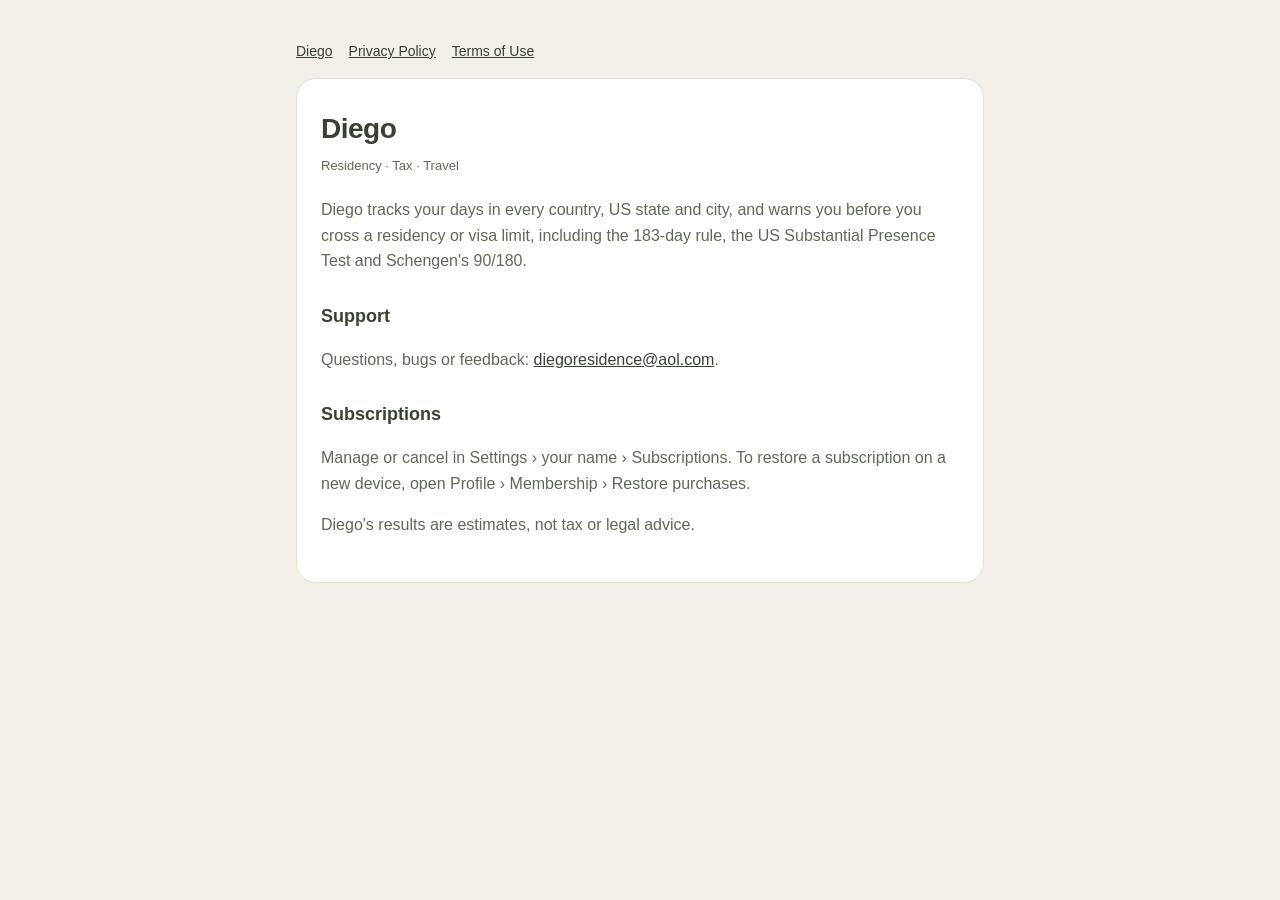
<file: index.html>
<!doctype html>
<html lang="en">
<head>
<meta charset="utf-8">
<meta name="viewport" content="width=device-width, initial-scale=1">
<title>Diego Support</title>
<link rel="stylesheet" href="style.css">
</head>
<body>
<main>
<nav><a href="index.html">Diego</a><a href="privacy.html">Privacy Policy</a><a href="terms.html">Terms of Use</a></nav>
<article>
<h1>Diego</h1>
<p class="updated">Residency · Tax · Travel</p>
<p>Diego tracks your days in every country, US state and city, and warns you before you cross a residency or visa limit, including the 183-day rule, the US Substantial Presence Test and Schengen's 90/180.</p>
<h2>Support</h2>
<p>Questions, bugs or feedback: <a href="mailto:diegoresidence@aol.com">diegoresidence@aol.com</a>.</p>
<h2>Subscriptions</h2>
<p>Manage or cancel in Settings &rsaquo; your name &rsaquo; Subscriptions. To restore a subscription on a new device, open Profile &rsaquo; Membership &rsaquo; Restore purchases.</p>
<p>Diego's results are estimates, not tax or legal advice.</p>
</article>
</main>
</body>
</html>
</file>
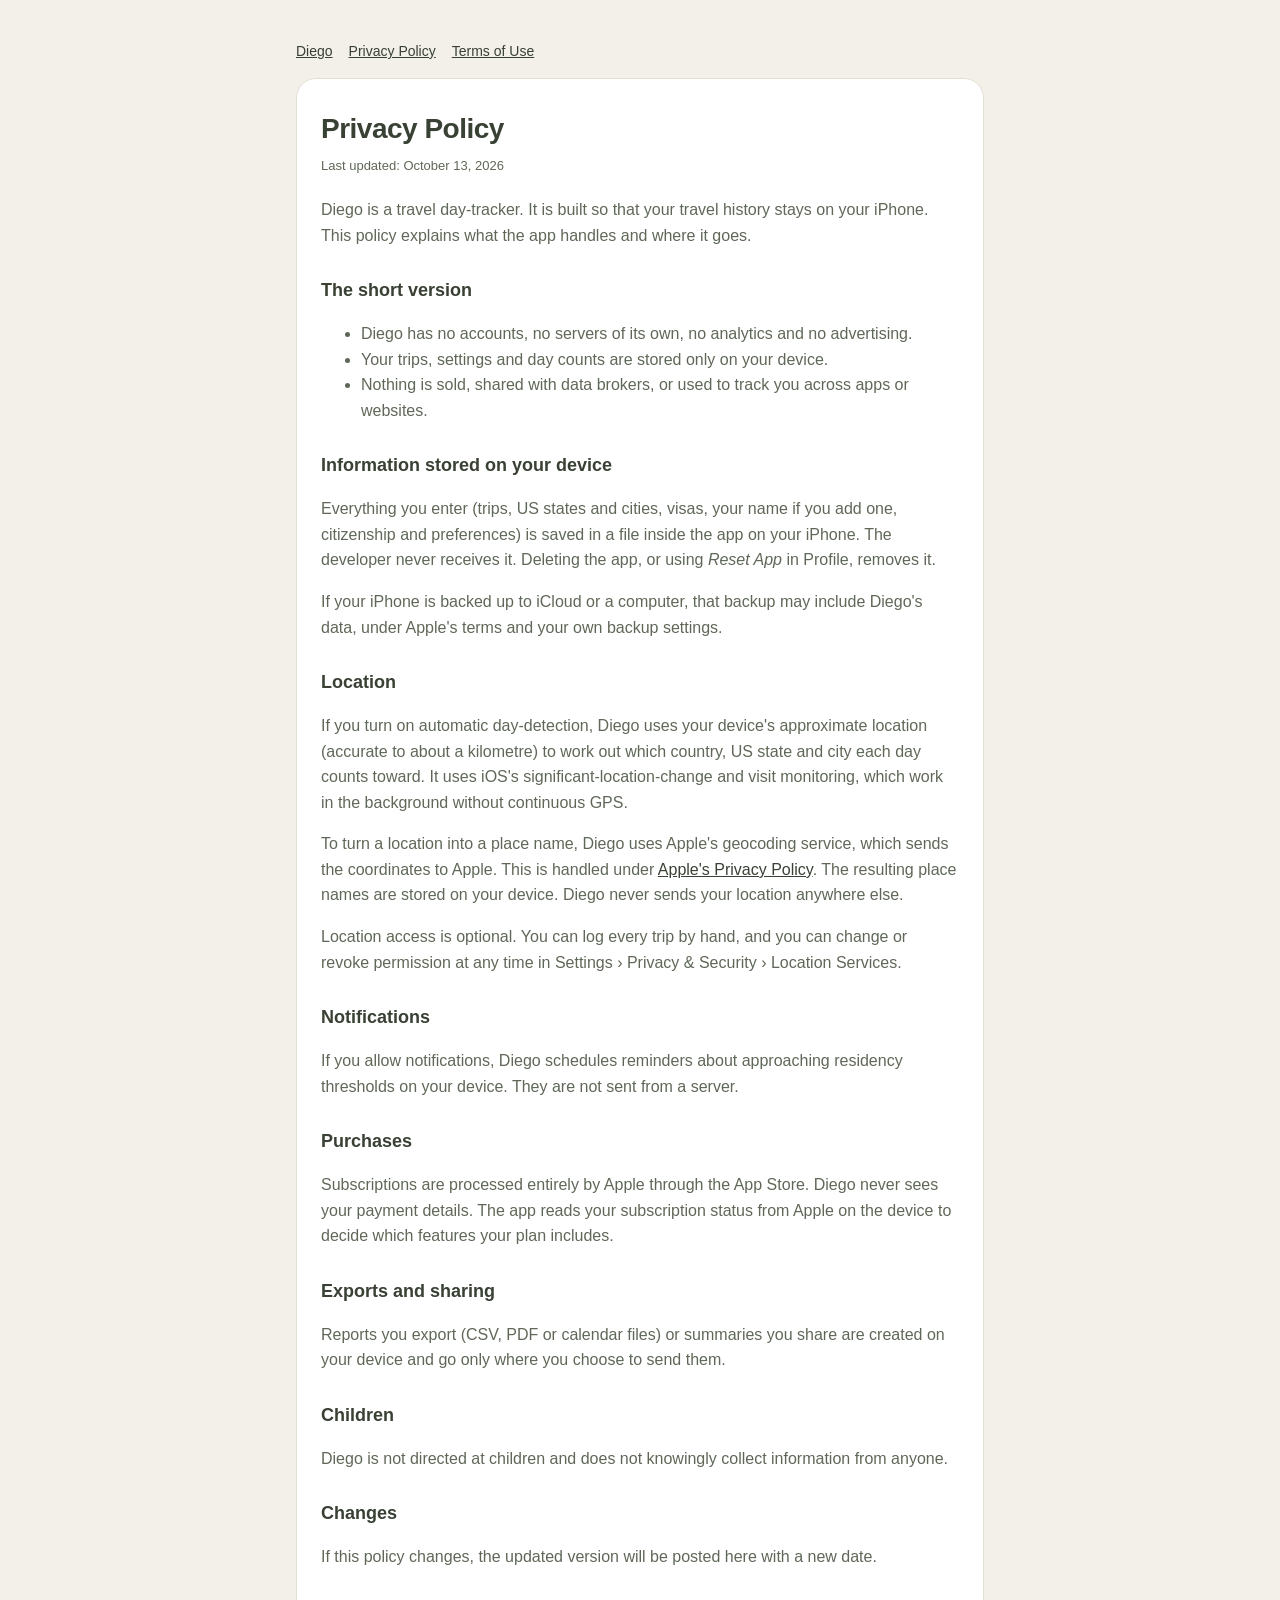
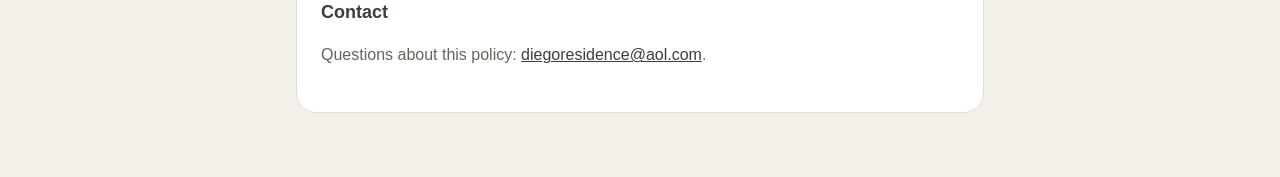
<file: privacy.html>
<!doctype html>
<html lang="en">
<head>
<meta charset="utf-8">
<meta name="viewport" content="width=device-width, initial-scale=1">
<title>Diego Privacy Policy</title>
<link rel="stylesheet" href="style.css">
</head>
<body>
<main>
<nav><a href="index.html">Diego</a><a href="privacy.html">Privacy Policy</a><a href="terms.html">Terms of Use</a></nav>
<article>
<h1>Privacy Policy</h1>
<p class="updated">Last updated: October 13, 2026</p>

<p>Diego is a travel day-tracker. It is built so that your travel history stays on your iPhone. This policy explains what the app handles and where it goes.</p>

<h2>The short version</h2>
<ul>
<li>Diego has no accounts, no servers of its own, no analytics and no advertising.</li>
<li>Your trips, settings and day counts are stored only on your device.</li>
<li>Nothing is sold, shared with data brokers, or used to track you across apps or websites.</li>
</ul>

<h2>Information stored on your device</h2>
<p>Everything you enter (trips, US states and cities, visas, your name if you add one, citizenship and preferences) is saved in a file inside the app on your iPhone. The developer never receives it. Deleting the app, or using <em>Reset App</em> in Profile, removes it.</p>
<p>If your iPhone is backed up to iCloud or a computer, that backup may include Diego's data, under Apple's terms and your own backup settings.</p>

<h2>Location</h2>
<p>If you turn on automatic day-detection, Diego uses your device's approximate location (accurate to about a kilometre) to work out which country, US state and city each day counts toward. It uses iOS's significant-location-change and visit monitoring, which work in the background without continuous GPS.</p>
<p>To turn a location into a place name, Diego uses Apple's geocoding service, which sends the coordinates to Apple. This is handled under <a href="https://www.apple.com/legal/privacy/">Apple's Privacy Policy</a>. The resulting place names are stored on your device. Diego never sends your location anywhere else.</p>
<p>Location access is optional. You can log every trip by hand, and you can change or revoke permission at any time in Settings &rsaquo; Privacy &amp; Security &rsaquo; Location Services.</p>

<h2>Notifications</h2>
<p>If you allow notifications, Diego schedules reminders about approaching residency thresholds on your device. They are not sent from a server.</p>

<h2>Purchases</h2>
<p>Subscriptions are processed entirely by Apple through the App Store. Diego never sees your payment details. The app reads your subscription status from Apple on the device to decide which features your plan includes.</p>

<h2>Exports and sharing</h2>
<p>Reports you export (CSV, PDF or calendar files) or summaries you share are created on your device and go only where you choose to send them.</p>

<h2>Children</h2>
<p>Diego is not directed at children and does not knowingly collect information from anyone.</p>

<h2>Changes</h2>
<p>If this policy changes, the updated version will be posted here with a new date.</p>

<h2>Contact</h2>
<p>Questions about this policy: <a href="mailto:diegoresidence@aol.com">diegoresidence@aol.com</a>.</p>
</article>
</main>
</body>
</html>
</file>
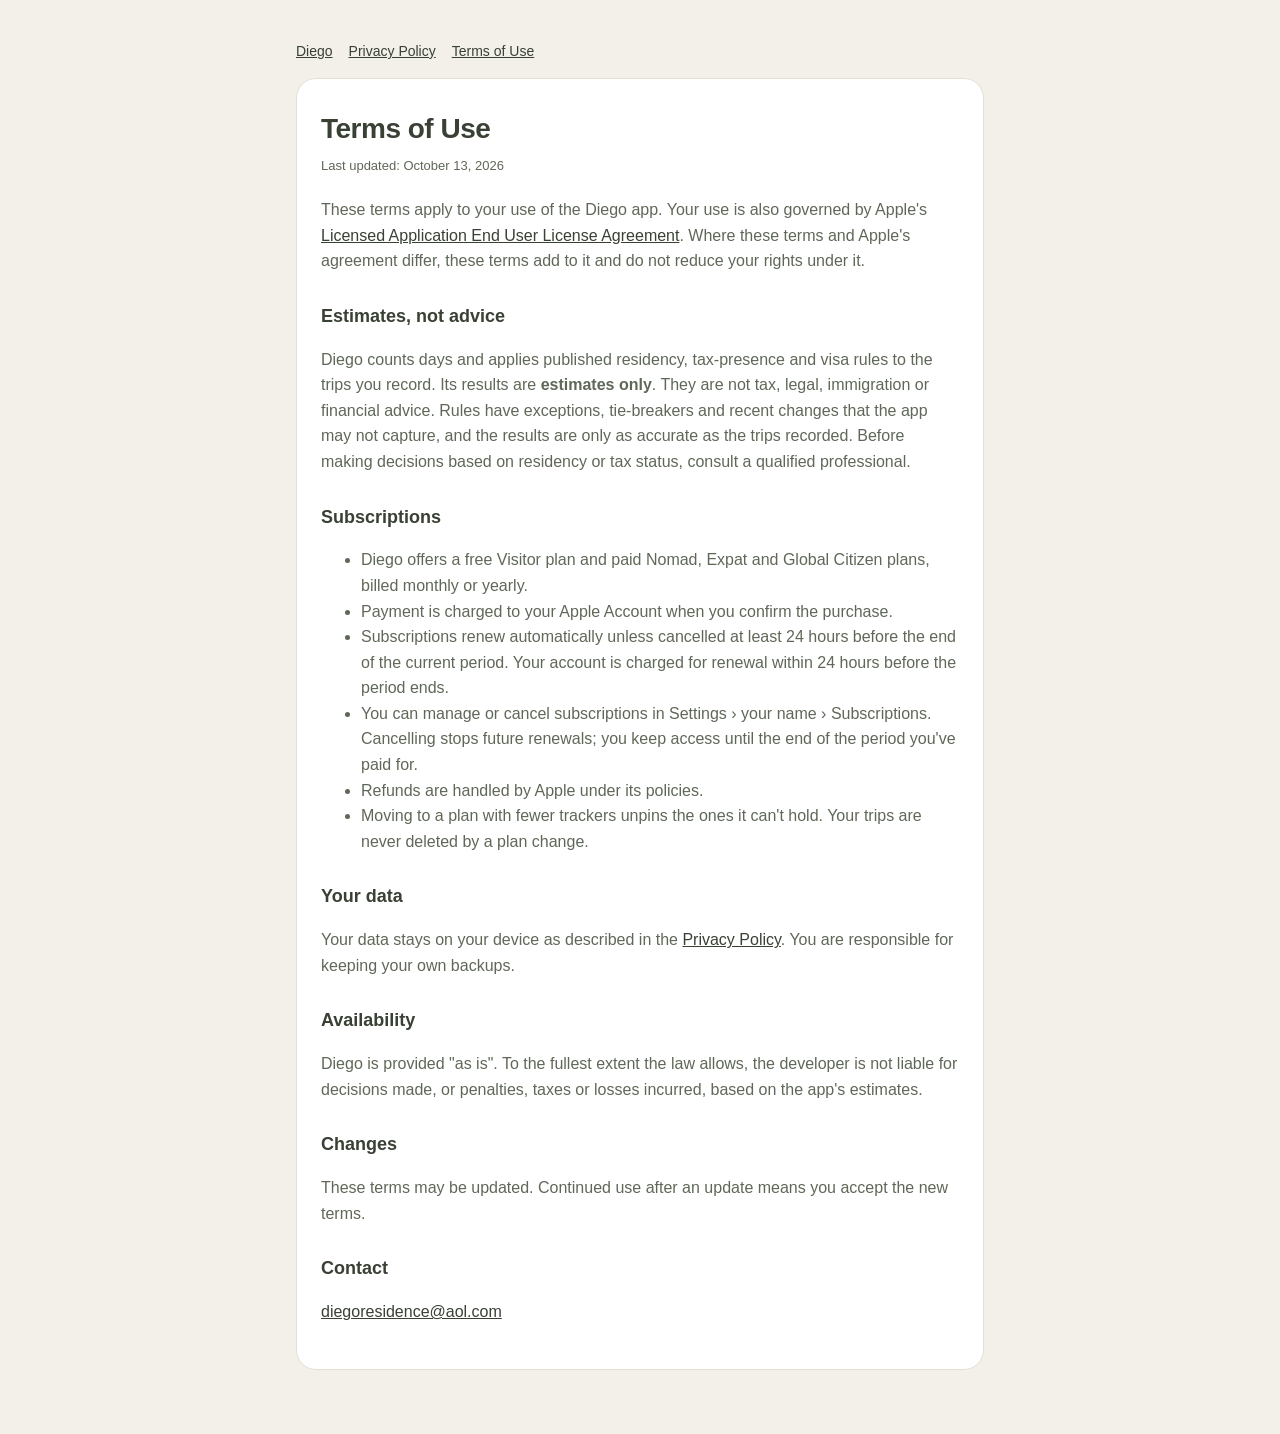
<file: terms.html>
<!doctype html>
<html lang="en">
<head>
<meta charset="utf-8">
<meta name="viewport" content="width=device-width, initial-scale=1">
<title>Diego Terms of Use</title>
<link rel="stylesheet" href="style.css">
</head>
<body>
<main>
<nav><a href="index.html">Diego</a><a href="privacy.html">Privacy Policy</a><a href="terms.html">Terms of Use</a></nav>
<article>
<h1>Terms of Use</h1>
<p class="updated">Last updated: October 13, 2026</p>

<p>These terms apply to your use of the Diego app. Your use is also governed by Apple's <a href="https://www.apple.com/legal/internet-services/itunes/dev/stdeula/">Licensed Application End User License Agreement</a>. Where these terms and Apple's agreement differ, these terms add to it and do not reduce your rights under it.</p>

<h2>Estimates, not advice</h2>
<p>Diego counts days and applies published residency, tax-presence and visa rules to the trips you record. Its results are <strong>estimates only</strong>. They are not tax, legal, immigration or financial advice. Rules have exceptions, tie-breakers and recent changes that the app may not capture, and the results are only as accurate as the trips recorded. Before making decisions based on residency or tax status, consult a qualified professional.</p>

<h2>Subscriptions</h2>
<ul>
<li>Diego offers a free Visitor plan and paid Nomad, Expat and Global Citizen plans, billed monthly or yearly.</li>
<li>Payment is charged to your Apple Account when you confirm the purchase.</li>
<li>Subscriptions renew automatically unless cancelled at least 24 hours before the end of the current period. Your account is charged for renewal within 24 hours before the period ends.</li>
<li>You can manage or cancel subscriptions in Settings &rsaquo; your name &rsaquo; Subscriptions. Cancelling stops future renewals; you keep access until the end of the period you've paid for.</li>
<li>Refunds are handled by Apple under its policies.</li>
<li>Moving to a plan with fewer trackers unpins the ones it can't hold. Your trips are never deleted by a plan change.</li>
</ul>

<h2>Your data</h2>
<p>Your data stays on your device as described in the <a href="privacy.html">Privacy Policy</a>. You are responsible for keeping your own backups.</p>

<h2>Availability</h2>
<p>Diego is provided "as is". To the fullest extent the law allows, the developer is not liable for decisions made, or penalties, taxes or losses incurred, based on the app's estimates.</p>

<h2>Changes</h2>
<p>These terms may be updated. Continued use after an update means you accept the new terms.</p>

<h2>Contact</h2>
<p><a href="mailto:diegoresidence@aol.com">diegoresidence@aol.com</a></p>
</article>
</main>
</body>
</html>
</file>
<file: style.css>
:root { --ink:#394034; --sub:#5f6858; --base:#f2f0e9; --card:#ffffff; --line:#e2e0d4; }
* { box-sizing: border-box; }
body { margin:0; background:var(--base); color:var(--ink); font:16px/1.6 -apple-system, BlinkMacSystemFont, "Helvetica Neue", sans-serif; }
main { max-width:720px; margin:0 auto; padding:40px 16px 64px; }
article { background:var(--card); border:1px solid var(--line); border-radius:20px; padding:28px 24px; }
h1 { font-size:28px; letter-spacing:-0.5px; margin:0 0 4px; }
h2 { font-size:18px; margin:28px 0 6px; }
p, li { color:var(--sub); }
.updated { font-size:13px; margin:0 0 20px; }
a { color:var(--ink); }
nav { font-size:14px; margin-bottom:16px; }
nav a { margin-right:16px; }
</file>
